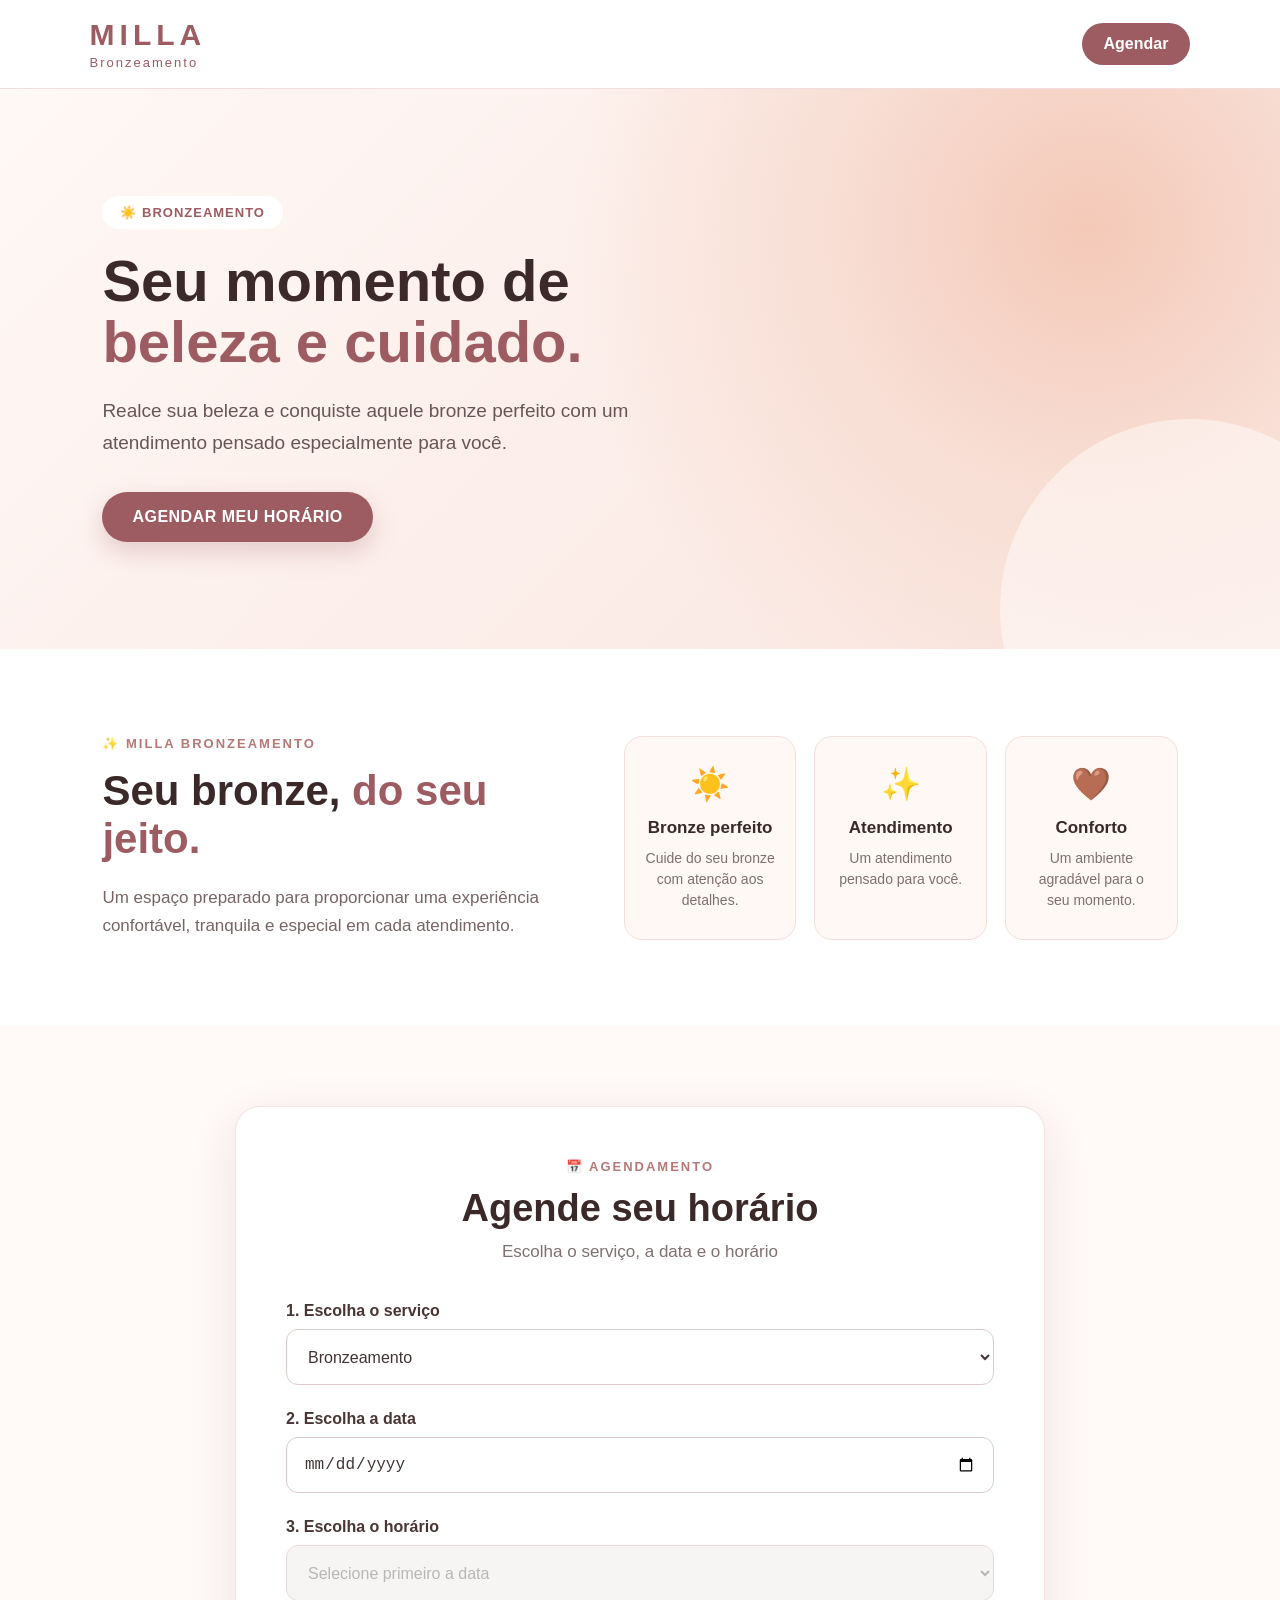
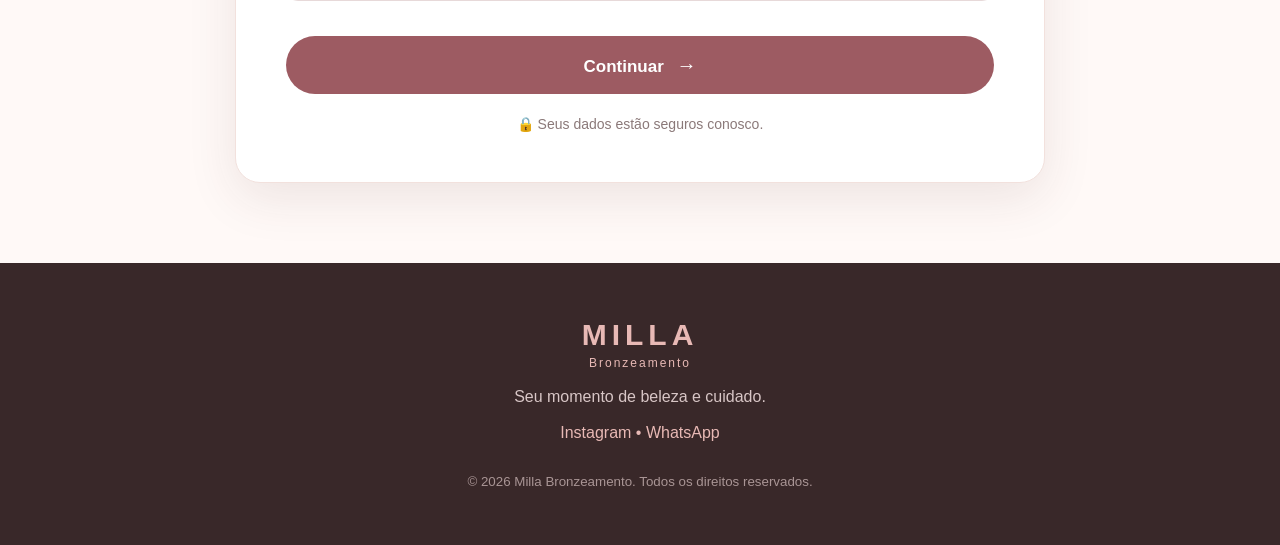
<file: index.html>
<!DOCTYPE html>
<html lang="pt-BR">

<head>
    <meta charset="UTF-8">
    <meta name="viewport" content="width=device-width, initial-scale=1.0">

    <title>MILLA Bronzeamento - Agendamento</title>

    <link rel="stylesheet" href="style.css?v=3">
</head>

<body>

    <header class="topo">
        <div class="logo">
            MILLA
            <span>Bronzeamento</span>
        </div>

        <a href="#agendamento" class="menu-agendar">
            Agendar
        </a>
    </header>


    <!-- HERO -->
    <section class="hero">

        <div class="hero-conteudo">

            <span class="tag">
                ☀️ BRONZEAMENTO
            </span>

            <h1>
                Seu momento de
                <strong>beleza e cuidado.</strong>
            </h1>

            <p>
                Realce sua beleza e conquiste aquele bronze perfeito
                com um atendimento pensado especialmente para você.
            </p>

            <a href="#agendamento" class="botao-hero">
                AGENDAR MEU HORÁRIO
            </a>

        </div>

    </section>


    <!-- SOBRE -->
    <section class="sobre">

        <div class="sobre-texto">

            <span class="mini-titulo">
                ✨ MILLA BRONZEAMENTO
            </span>

            <h2>
                Seu bronze,
                <span>do seu jeito.</span>
            </h2>

            <p>
                Um espaço preparado para proporcionar uma experiência
                confortável, tranquila e especial em cada atendimento.
            </p>

        </div>


        <div class="beneficios">

            <div class="beneficio">
                <div class="icone">☀️</div>
                <h3>Bronze perfeito</h3>
                <p>Cuide do seu bronze com atenção aos detalhes.</p>
            </div>

            <div class="beneficio">
                <div class="icone">✨</div>
                <h3>Atendimento</h3>
                <p>Um atendimento pensado para você.</p>
            </div>

            <div class="beneficio">
                <div class="icone">🤎</div>
                <h3>Conforto</h3>
                <p>Um ambiente agradável para o seu momento.</p>
            </div>

        </div>

    </section>


    <!-- AGENDAMENTO -->
    <main class="container" id="agendamento">

        <div class="card">

            <div class="cabecalho-agendamento">

                <span>📅 AGENDAMENTO</span>

                <h2>Agende seu horário</h2>

                <p>
                    Escolha o serviço, a data e o horário
                </p>

            </div>


            <div class="campo">

                <label>1. Escolha o serviço</label>

                <select id="servico">

                    <option value="Bronzeamento">
                        Bronzeamento
                    </option>

                </select>

            </div>


            <div class="campo">

                <label>2. Escolha a data</label>

                <input
                    type="date"
                    id="data"
                    onchange="carregarHorarios()"
                >

            </div>


            <div class="campo">

                <label>3. Escolha o horário</label>

                <select id="horario" disabled>

                    <option value="">
                        Selecione primeiro a data
                    </option>

                </select>

            </div>


            <button
                type="button"
                class="botao-continuar"
                onclick="continuar()"
            >
                Continuar
                <span>→</span>
            </button>


            <div class="seguranca">
                🔒 Seus dados estão seguros conosco.
            </div>

        </div>

    </main>


    <!-- RODAPÉ -->
    <footer>

        <div class="footer-logo">
            MILLA
            <span>Bronzeamento</span>
        </div>

        <p>
            Seu momento de beleza e cuidado.
        </p>

        <div class="redes">
            Instagram • WhatsApp
        </div>

        <small>
            © 2026 Milla Bronzeamento. Todos os direitos reservados.
        </small>

    </footer>


    <script src="script.js"></script>

</body>

</html>
</file>
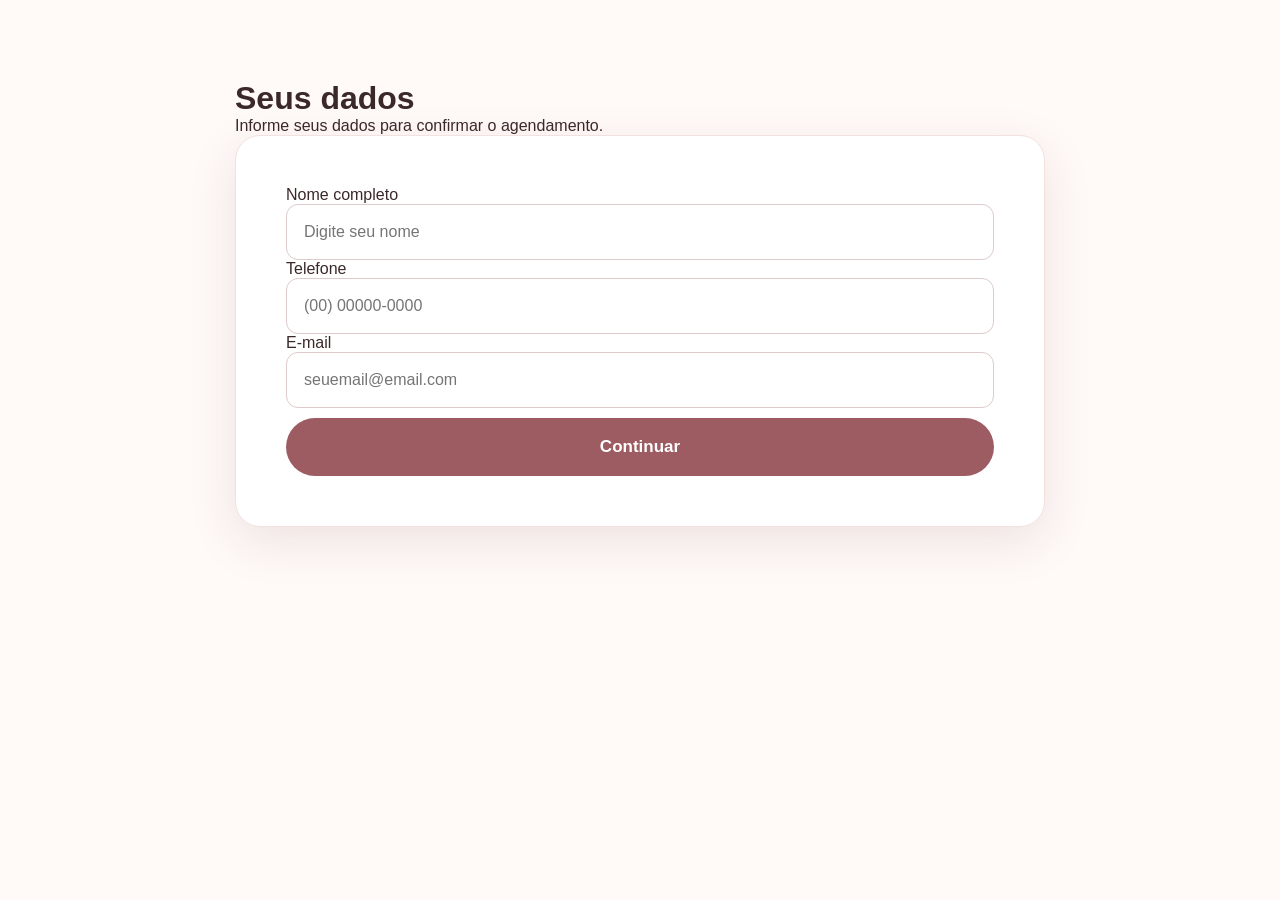
<file: cliente.html>
<!DOCTYPE html>
<html lang="pt-BR">

<head>
    <meta charset="UTF-8">
    <meta name="viewport" content="width=device-width, initial-scale=1.0">

    <title>Dados do cliente</title>

    <link rel="stylesheet" href="style.css">
</head>

<body>

    <div class="container">

        <h1>Seus dados</h1>

        <p class="subtitulo">
            Informe seus dados para confirmar o agendamento.
        </p>

        <div class="card">

            <label>Nome completo</label>

            <input
                type="text"
                id="nome"
                placeholder="Digite seu nome"
            >


            <label>Telefone</label>

            <input
                type="tel"
                id="telefone"
                placeholder="(00) 00000-0000"
            >


            <label>E-mail</label>

            <input
                type="email"
                id="email"
                placeholder="seuemail@email.com"
            >


            <button class="botao-continuar" onclick="continuarCliente()">
                Continuar
            </button>

        </div>

    </div>

    <script src="cliente.js"></script>

</body>

</html>
</file>
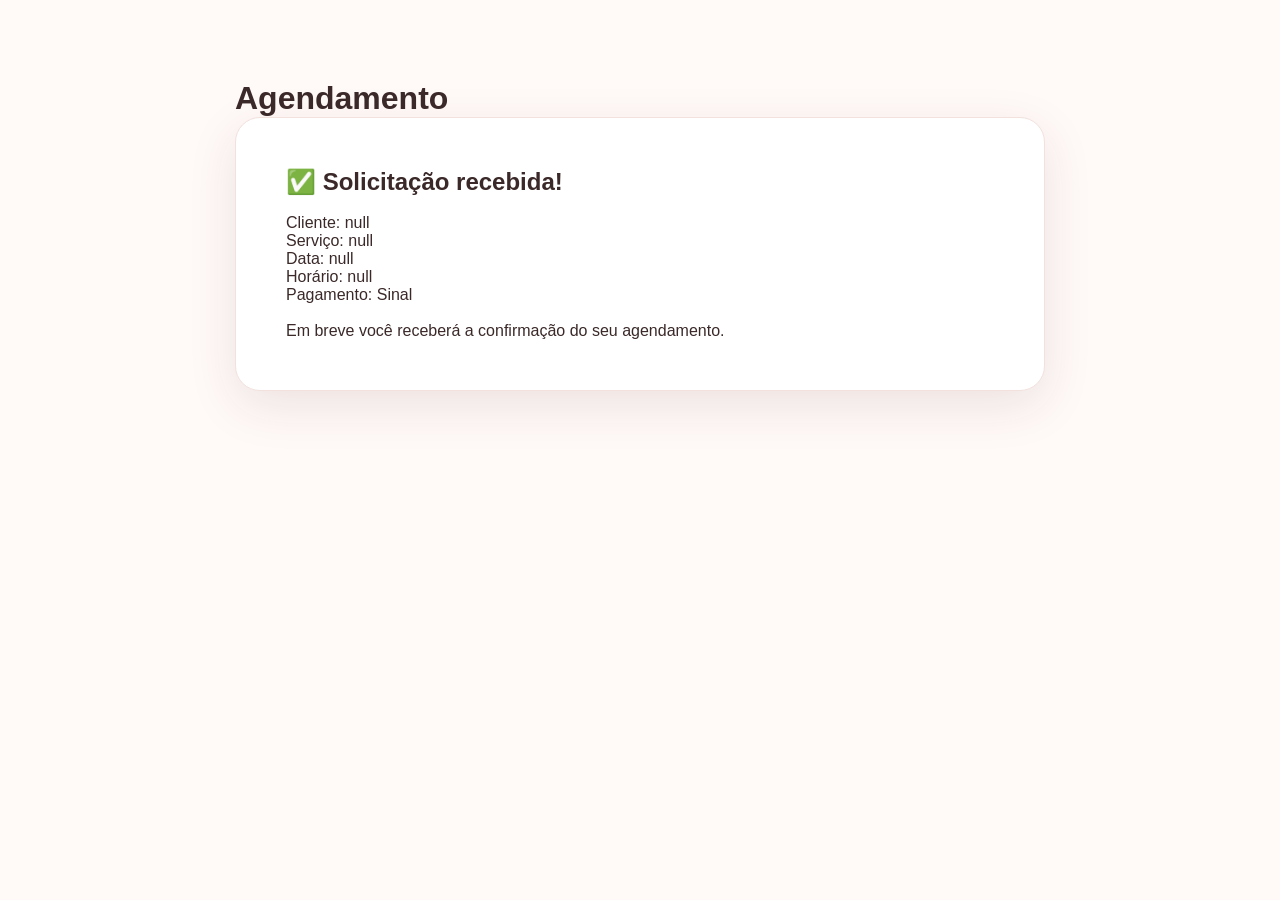
<file: confirmacao.html>
<!DOCTYPE html>
<html lang="pt-BR">

<head>

    <meta charset="UTF-8">

    <meta
        name="viewport"
        content="width=device-width, initial-scale=1.0"
    >

    <title>Agendamento confirmado</title>

    <link rel="stylesheet" href="style.css">

</head>

<body>

    <div class="container">

        <h1>Agendamento</h1>

        <div class="card">

            <h2>✅ Solicitação recebida!</h2>

            <br>

            <p id="cliente"></p>

            <p id="servico"></p>

            <p id="data"></p>

            <p id="horario"></p>

            <p id="pagamento"></p>

            <br>

            <p>
                Em breve você receberá a confirmação
                do seu agendamento.
            </p>

        </div>

    </div>

    <script src="confirmacao.js"></script>

</body>

</html>
</file>
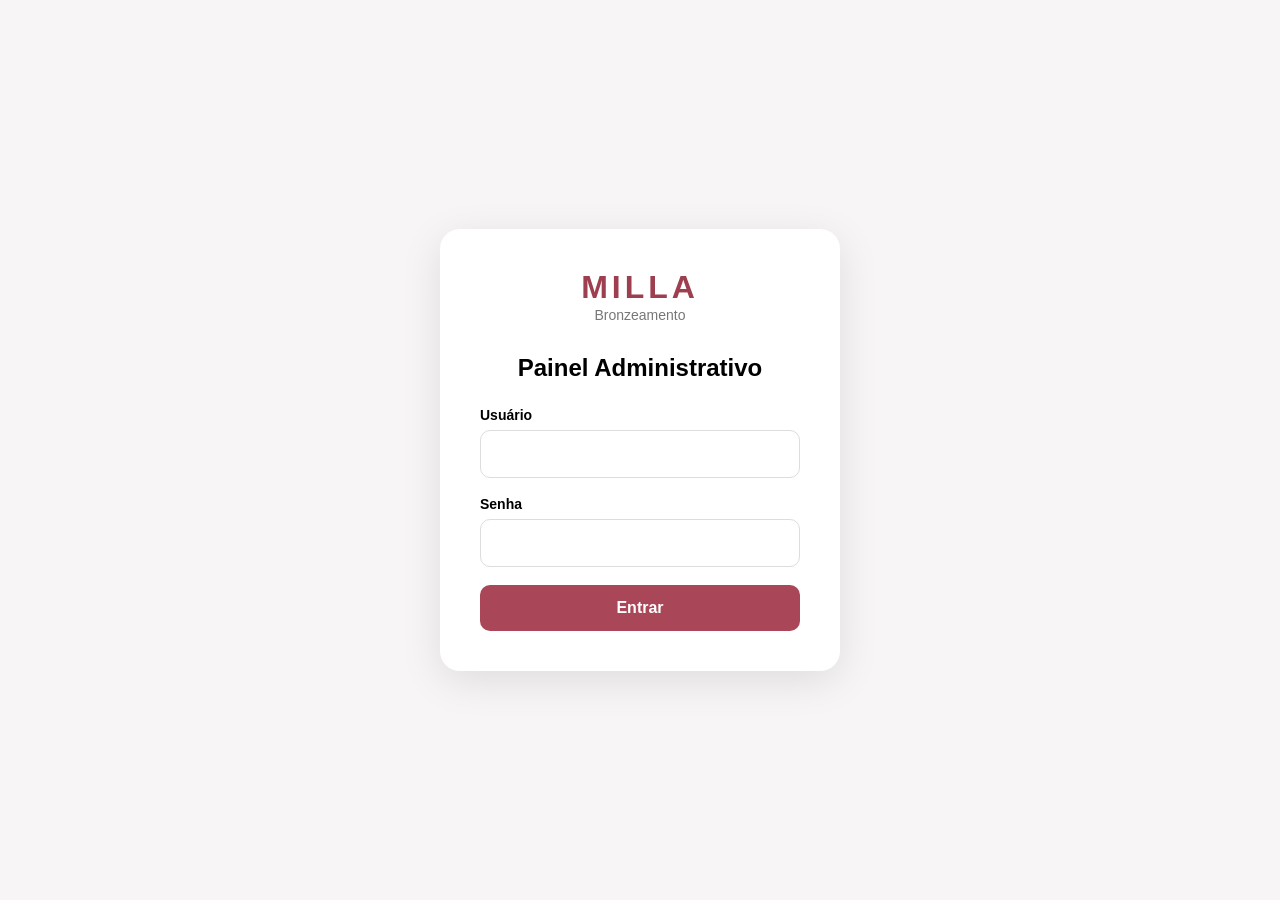
<file: login.html>
<!DOCTYPE html>
<html lang="pt-BR">

<head>
    <meta charset="UTF-8">
    <meta name="viewport" content="width=device-width, initial-scale=1.0">

    <title>MILLA Bronzeamento - Login</title>

    <style>
        * {
            box-sizing: border-box;
        }

        body {
            margin: 0;
            min-height: 100vh;
            display: flex;
            justify-content: center;
            align-items: center;
            font-family: Arial, sans-serif;
            background: #f8f5f6;
        }

        .login {
            width: 90%;
            max-width: 400px;
            background: white;
            padding: 40px;
            border-radius: 20px;
            box-shadow: 0 10px 40px rgba(0, 0, 0, 0.10);
        }

        .logo {
            text-align: center;
            margin-bottom: 30px;
        }

        .logo h1 {
            margin: 0;
            color: #9d3f4f;
            letter-spacing: 4px;
        }

        .logo span {
            color: #777;
            font-size: 14px;
        }

        h2 {
            text-align: center;
            margin-bottom: 25px;
        }

        label {
            display: block;
            margin-bottom: 7px;
            font-weight: bold;
            font-size: 14px;
        }

        input {
            width: 100%;
            padding: 14px;
            margin-bottom: 18px;
            border: 1px solid #ddd;
            border-radius: 10px;
            font-size: 16px;
        }

        button {
            width: 100%;
            padding: 14px;
            border: none;
            border-radius: 10px;
            background: #a94758;
            color: white;
            font-size: 16px;
            font-weight: bold;
            cursor: pointer;
        }

        button:hover {
            opacity: 0.9;
        }

        #erro {
            display: none;
            margin-top: 15px;
            text-align: center;
            color: #b00020;
            font-size: 14px;
        }
    </style>
</head>

<body>

    <div class="login">

        <div class="logo">
            <h1>MILLA</h1>
            <span>Bronzeamento</span>
        </div>

        <h2>Painel Administrativo</h2>

        <form id="loginForm">

            <label for="usuario">Usuário</label>

            <input
                type="text"
                id="usuario"
                autocomplete="username"
                required
            >

            <label for="senha">Senha</label>

            <input
                type="password"
                id="senha"
                autocomplete="current-password"
                required
            >

            <button type="submit">
                Entrar
            </button>

        </form>

        <div id="erro">
            Usuário ou senha incorretos.
        </div>

    </div>

    <script>

        document
            .getElementById("loginForm")
            .addEventListener("submit", async function(event) {

                event.preventDefault();

                const usuario =
                    document.getElementById("usuario").value;

                const senha =
                    document.getElementById("senha").value;

                const erro =
                    document.getElementById("erro");

                erro.style.display = "none";

                try {

                    const resposta = await fetch("/api/login", {
                        method: "POST",

                        headers: {
                            "Content-Type": "application/json"
                        },

                        body: JSON.stringify({
                            usuario,
                            senha
                        })
                    });

                    const resultado =
                        await resposta.json();

                    if (!resposta.ok || !resultado.sucesso) {

                        erro.textContent =
                            resultado.mensagem ||
                            "Usuário ou senha incorretos.";

                        erro.style.display = "block";

                        return;
                    }

                    window.location.href = "/admin";

                } catch (e) {

                    console.error(e);

                    erro.textContent =
                        "Erro ao conectar ao servidor.";

                    erro.style.display = "block";
                }

            });

    </script>

</body>

</html>
</file>
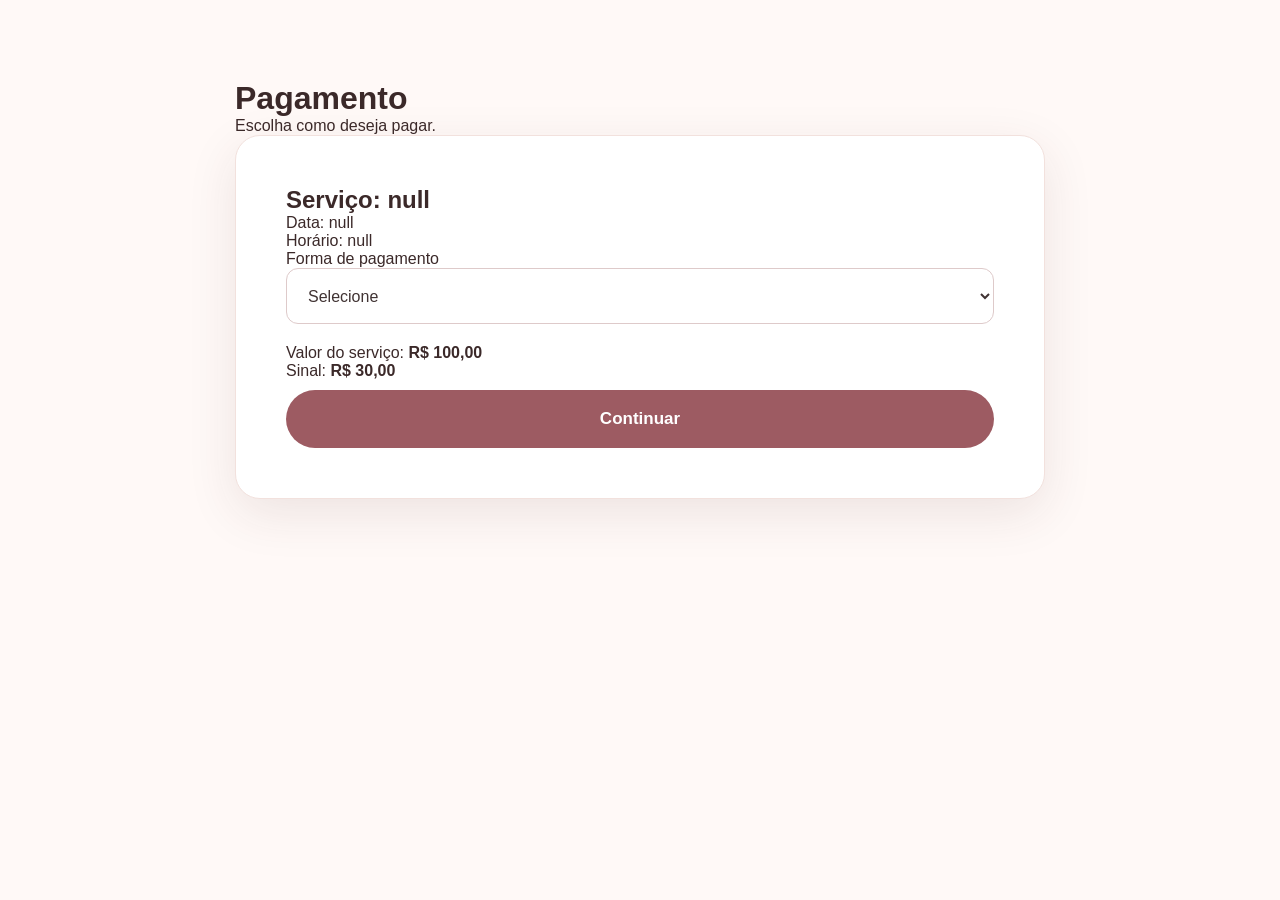
<file: pagamento.html>
<!DOCTYPE html>
<html lang="pt-BR">

<head>
    <meta charset="UTF-8">
    <meta name="viewport" content="width=device-width, initial-scale=1.0">

    <title>Pagamento</title>

    <link rel="stylesheet" href="style.css">
</head>

<body>

    <div class="container">

        <h1>Pagamento</h1>

        <p class="subtitulo">
            Escolha como deseja pagar.
        </p>

        <div class="card">

            <h2 id="resumoServico"></h2>

            <p id="resumoData"></p>

            <p id="resumoHorario"></p>


            <label>Forma de pagamento</label>

            <select id="tipoPagamento">

                <option value="">
                    Selecione
                </option>

                <option value="integral">
                    Pagar valor integral
                </option>

                <option value="sinal">
                    Pagar somente o sinal
                </option>

            </select>


            <div id="valores" style="margin-top: 20px;">

                <p>
                    Valor do serviço:
                    <strong>R$ 100,00</strong>
                </p>

                <p>
                    Sinal:
                    <strong>R$ 30,00</strong>
                </p>

            </div>


            <button onclick="finalizarPagamento()">
                Continuar
            </button>

        </div>

    </div>

    <script src="pagamento.js"></script>

</body>

</html>
</file>
<file: style.css>
* {
    box-sizing: border-box;
    margin: 0;
    padding: 0;
}

html {
    scroll-behavior: smooth;
}

body {
    font-family: Arial, Helvetica, sans-serif;
    background: #fff9f7;
    color: #3b2929;
}

/* =========================
   TOPO
========================= */

.topo {
    width: 100%;
    padding: 18px 7%;
    display: flex;
    justify-content: space-between;
    align-items: center;
    background: rgba(255, 255, 255, 0.96);
    border-bottom: 1px solid #f1dddd;
    position: sticky;
    top: 0;
    z-index: 100;
}

.logo {
    color: #9d5b62;
    font-size: 30px;
    font-weight: bold;
    letter-spacing: 5px;
}

.logo span {
    display: block;
    font-size: 13px;
    letter-spacing: 2px;
    font-weight: normal;
    margin-top: 3px;
}

.menu-agendar {
    text-decoration: none;
    color: white;
    background: #9d5b62;
    padding: 12px 22px;
    border-radius: 25px;
    font-weight: bold;
    transition: 0.3s;
}

.menu-agendar:hover {
    background: #7f444b;
    transform: translateY(-2px);
}

/* =========================
   HERO
========================= */

.hero {
    min-height: 560px;
    display: flex;
    align-items: center;
    padding: 70px 8%;
    position: relative;
    overflow: hidden;

    background:
        radial-gradient(circle at 85% 25%, #f4c9b8 0, #f8ded4 22%, transparent 45%),
        linear-gradient(135deg, #fff8f5, #f9e5df);
}

.hero::after {
    content: "";
    position: absolute;
    width: 380px;
    height: 380px;
    border-radius: 50%;
    background: rgba(255, 255, 255, 0.45);
    right: -100px;
    bottom: -150px;
}

.hero-conteudo {
    max-width: 650px;
    position: relative;
    z-index: 2;
}

.tag {
    display: inline-block;
    background: #fff;
    color: #9d5b62;
    padding: 9px 18px;
    border-radius: 30px;
    font-size: 13px;
    font-weight: bold;
    letter-spacing: 1px;
    margin-bottom: 22px;
}

.hero h1 {
    font-size: 58px;
    line-height: 1.05;
    color: #3c2929;
    margin-bottom: 22px;
}

.hero h1 strong {
    color: #9d5b62;
    display: block;
}

.hero p {
    font-size: 19px;
    line-height: 1.7;
    color: #695555;
    max-width: 570px;
    margin-bottom: 32px;
}

.botao-hero {
    display: inline-block;
    background: #9d5b62;
    color: white;
    text-decoration: none;
    padding: 16px 30px;
    border-radius: 30px;
    font-weight: bold;
    letter-spacing: 0.5px;
    box-shadow: 0 10px 25px rgba(157, 91, 98, 0.25);
    transition: 0.3s;
}

.botao-hero:hover {
    background: #7f444b;
    transform: translateY(-3px);
}

/* =========================
   SOBRE
========================= */

.sobre {
    padding: 85px 8%;
    background: white;
    display: grid;
    grid-template-columns: 1fr 1.2fr;
    gap: 60px;
    align-items: center;
}

.sobre-texto {
    max-width: 500px;
}

.mini-titulo {
    color: #b57978;
    font-size: 13px;
    font-weight: bold;
    letter-spacing: 2px;
}

.sobre h2 {
    font-size: 42px;
    line-height: 1.15;
    margin: 15px 0 20px;
}

.sobre h2 span {
    color: #9d5b62;
}

.sobre p {
    color: #776565;
    font-size: 17px;
    line-height: 1.7;
}

/* =========================
   BENEFÍCIOS
========================= */

.beneficios {
    display: grid;
    grid-template-columns: repeat(3, 1fr);
    gap: 18px;
}

.beneficio {
    padding: 28px 20px;
    border-radius: 18px;
    background: #fff8f5;
    border: 1px solid #f3dfda;
    text-align: center;
    transition: 0.3s;
}

.beneficio:hover {
    transform: translateY(-6px);
    box-shadow: 0 12px 30px rgba(100, 50, 50, 0.08);
}

.icone {
    font-size: 32px;
    margin-bottom: 15px;
}

.beneficio h3 {
    font-size: 17px;
    margin-bottom: 10px;
}

.beneficio p {
    font-size: 14px;
    line-height: 1.5;
    color: #806f6f;
}

/* =========================
   AGENDAMENTO
========================= */

.container {
    width: 100%;
    max-width: 850px;
    margin: 0 auto;
    padding: 80px 20px;
}

.card {
    background: white;
    padding: 50px;
    border-radius: 25px;
    box-shadow: 0 15px 50px rgba(80, 40, 40, 0.10);
    border: 1px solid #f2e1dd;
}

.cabecalho-agendamento {
    text-align: center;
    margin-bottom: 40px;
}

.cabecalho-agendamento span {
    color: #b57978;
    font-size: 13px;
    font-weight: bold;
    letter-spacing: 2px;
}

.cabecalho-agendamento h2 {
    font-size: 38px;
    margin: 12px 0;
    color: #3b2929;
}

.cabecalho-agendamento p {
    color: #807070;
    font-size: 17px;
}

.campo {
    margin-bottom: 25px;
}

.campo label {
    display: block;
    font-size: 16px;
    font-weight: bold;
    margin-bottom: 9px;
    color: #4a3535;
}

select,
input {
    width: 100%;
    height: 56px;
    padding: 0 17px;
    border: 1px solid #decaca;
    border-radius: 12px;
    background: white;
    color: #403333;
    font-size: 16px;
    outline: none;
    transition: 0.2s;
}

select:focus,
input:focus {
    border-color: #9d5b62;
    box-shadow: 0 0 0 3px rgba(157, 91, 98, 0.10);
}

select:disabled {
    background: #f5f1f0;
    color: #999;
}

/* =========================
   BOTÕES
========================= */

button,
.botao-continuar {
    width: 100%;
    height: 58px;
    margin-top: 10px;
    border: none;
    border-radius: 30px;
    background: #9d5b62;
    color: white;
    font-size: 17px;
    font-weight: bold;
    cursor: pointer;
    transition: 0.3s;
    font-family: Arial, Helvetica, sans-serif;
}

button:hover,
.botao-continuar:hover {
    background: #7f444b;
    transform: translateY(-2px);
}

button:active,
.botao-continuar:active {
    transform: translateY(0);
}

.botao-continuar span {
    margin-left: 8px;
    font-size: 20px;
}

/* =========================
   SEGURANÇA
========================= */

.seguranca {
    text-align: center;
    margin-top: 22px;
    color: #8b7979;
    font-size: 14px;
}

/* =========================
   RODAPÉ
========================= */

footer {
    background: #392829;
    color: white;
    text-align: center;
    padding: 55px 20px;
}

.footer-logo {
    color: #e8b9b5;
    font-size: 30px;
    font-weight: bold;
    letter-spacing: 5px;
}

.footer-logo span {
    display: block;
    font-size: 12px;
    letter-spacing: 2px;
    font-weight: normal;
    margin-top: 4px;
}

footer p {
    color: #d8c6c6;
    margin: 18px 0;
}

.redes {
    color: #e8b9b5;
    margin-bottom: 30px;
}

footer small {
    color: #a99595;
}

/* =========================
   CELULAR
========================= */

@media (max-width: 800px) {

    .topo {
        padding: 15px 5%;
    }

    .logo {
        font-size: 25px;
    }

    .menu-agendar {
        padding: 10px 16px;
        font-size: 13px;
    }

    .hero {
        min-height: 520px;
        padding: 60px 7%;
    }

    .hero h1 {
        font-size: 42px;
    }

    .hero p {
        font-size: 17px;
    }

    .sobre {
        grid-template-columns: 1fr;
        padding: 65px 7%;
        gap: 35px;
    }

    .sobre h2 {
        font-size: 35px;
    }

    .beneficios {
        grid-template-columns: 1fr;
    }

    .container {
        padding: 60px 15px;
    }

    .card {
        padding: 30px 20px;
        border-radius: 20px;
    }

    .cabecalho-agendamento h2 {
        font-size: 30px;
    }

    .campo label {
        font-size: 15px;
    }
}
</file>
